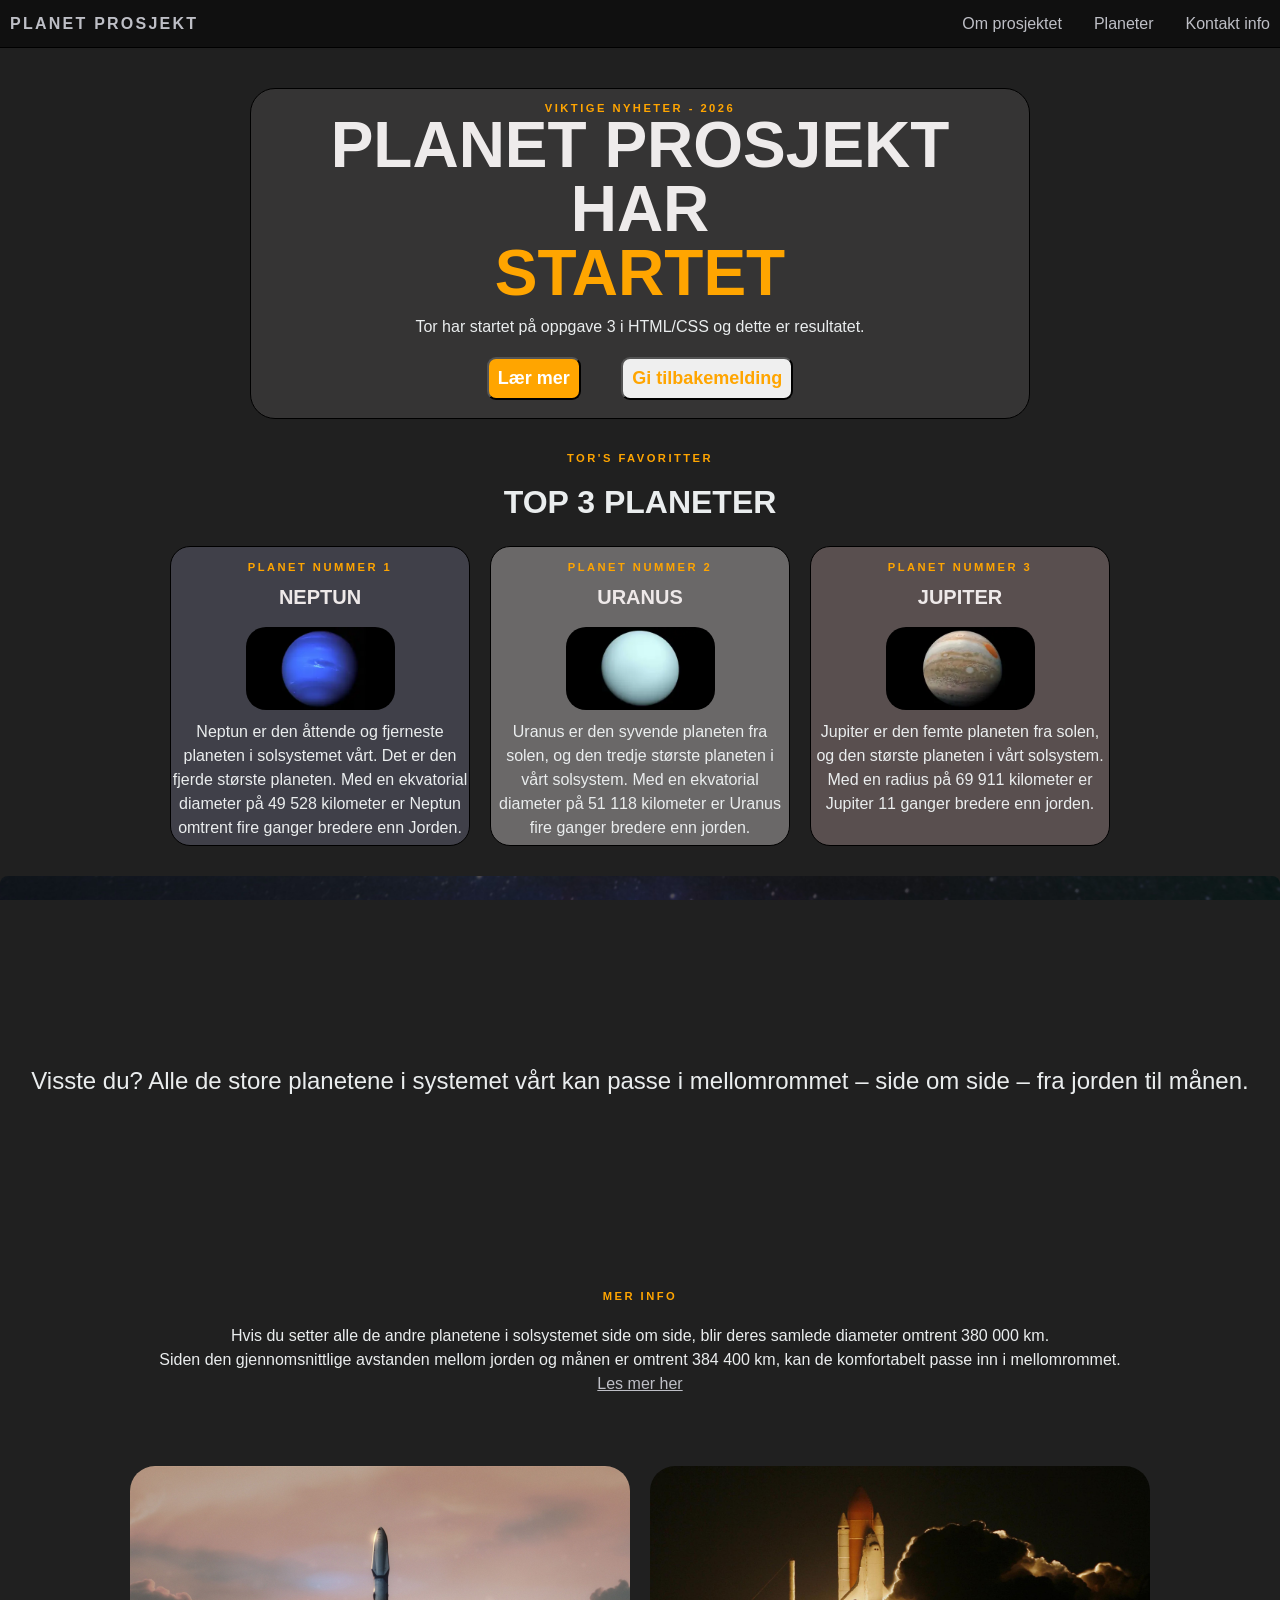
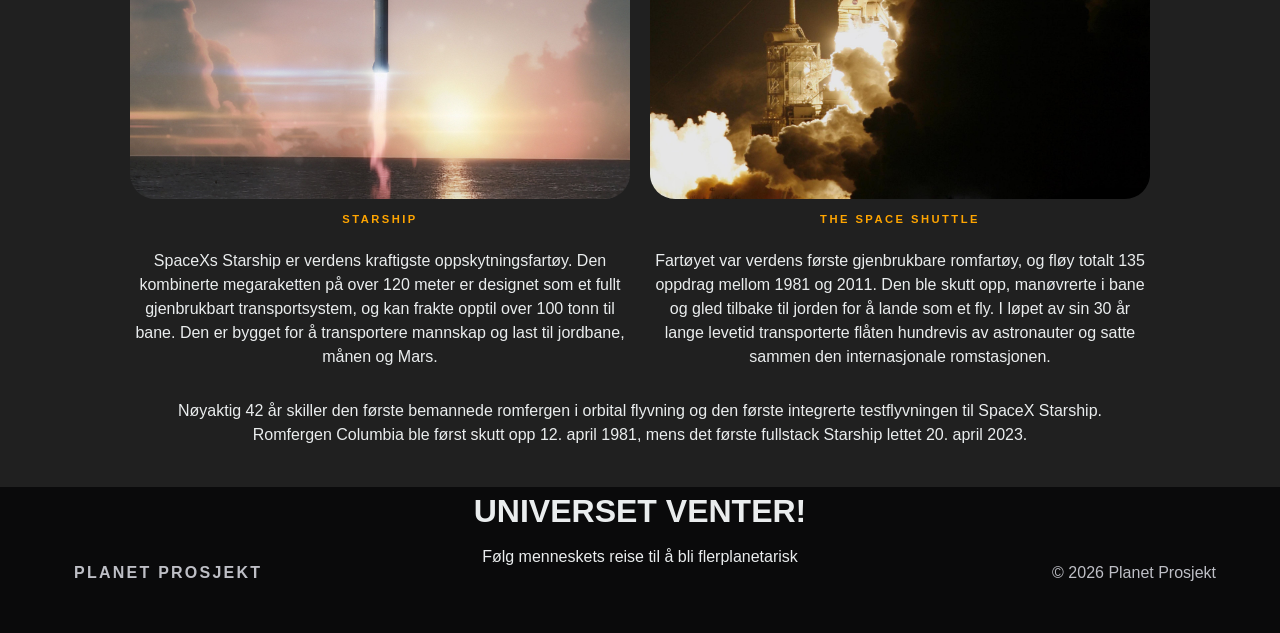
<file: index.html>
<!doctype html>
<html lang="en">
  <head>
    <meta charset="UTF-8" />
    <meta name="viewport" content="width=device-width, initial-scale=1.0" />
    <title>Planet Prosjekt</title>
    <link rel="stylesheet" href="style.css" />
  </head>
  <body>
    <!-- NAV -->
    <nav>
      <a class="logo" href="index.html">Planet prosjekt</a>

      <ul>
        <li><a href="about.html">Om prosjektet</a></li>
        <li><a href="planets.html">Planeter</a></li>
        <li><a href="contact.html">Kontakt info</a></li>
      </ul>
    </nav>

    <!-- MAIN -->

    <main>
      <section class="hero">
        <div class="hero-full-content">
          <p class="small-text">Viktige nyheter - 2026</p>
          <h1 class="hero big-text">
            Planet Prosjekt har <br /><span class="hero-span">startet</span>
          </h1>
          <p>Tor har startet på oppgave 3 i HTML/CSS og dette er resultatet.</p>
          <div>
            <button
              class="about-btn"
              onclick="window.location.href = 'about.html'"
            >
              Lær mer
            </button>
            <button
              class="contact-btn"
              onclick="window.location.href = 'contact.html'"
            >
              Gi tilbakemelding
            </button>
          </div>
        </div>
      </section>

      <!-- CARDS NO 1 -->
      <div class="card-title">
        <p class="small-text">Tor's favoritter</p>
        <h2>Top 3 planeter</h2>
      </div>
      <section class="cards">
        <div class="card-grid">
          <div class="card">
            <div class="planet-1">
              <p class="small-text">Planet nummer 1</p>
              <h3>Neptun</h3>

              <img
                src="images/Neptune.webp"
                alt="picture of Neptune"
                class="planets-pic"
              />
              <p>
                Neptun er den åttende og fjerneste planeten i solsystemet vårt.
                Det er den fjerde største planeten. Med en ekvatorial diameter
                på 49 528 kilometer er Neptun omtrent fire ganger bredere enn
                Jorden.
              </p>
            </div>
          </div>

          <div class="card">
            <div class="planet-2">
              <p class="small-text">Planet nummer 2</p>
              <h3>Uranus</h3>

              <img
                src="images/Uranus.webp"
                alt="picture of Uranus"
                class="planets-pic"
              />
              <p>
                Uranus er den syvende planeten fra solen, og den tredje største
                planeten i vårt solsystem. Med en ekvatorial diameter på 51 118
                kilometer er Uranus fire ganger bredere enn jorden.
              </p>
            </div>
          </div>

          <div class="card">
            <div class="planet-3">
              <p class="small-text">Planet nummer 3</p>
              <h3>Jupiter</h3>

              <img
                src="images/Jupiter.webp"
                alt="picture of Jupiter"
                class="planets-pic"
              />
              <p>
                Jupiter er den femte planeten fra solen, og den største planeten
                i vårt solsystem. Med en radius på 69 911 kilometer er Jupiter
                11 ganger bredere enn jorden.
              </p>
            </div>
          </div>
        </div>
      </section>

      <!-- SEPERATOR(?) -->

      <section class="planet-fact">
        <div>
          <div class="parallax-box">
            <p class="paralax-box-text">
              Visste du? Alle de store planetene i systemet vårt kan passe i
              mellomrommet – side om side – fra jorden til månen.
            </p>
          </div>
          <p class="small-text">mer info</p>
        </div>
        <div class="fact-description">
          <p>
            Hvis du setter alle de andre planetene i solsystemet side om side,
            blir deres samlede diameter omtrent 380 000 km. <br />Siden den
            gjennomsnittlige avstanden mellom jorden og månen er omtrent 384 400
            km, kan de komfortabelt passe inn i mellomrommet.
          </p>
          <a href="planets.html">Les mer her</a>
        </div>
      </section>

      <!-- CARDS 2 -->

      <section class="cards2">
        <div class="card">
          <div class="card">
            <div class="card-ship">
              <img
                src="images/starship.jpg"
                alt="A concept picture of Starship before it was built"
                class="card2-pic"
              />
              <p class="small-text">Starship</p>
              <p>
                SpaceXs Starship er verdens kraftigste oppskytningsfartøy. Den
                kombinerte megaraketten på over 120 meter er designet som et
                fullt gjenbrukbart transportsystem, og kan frakte opptil over
                100 tonn til bane. Den er bygget for å transportere mannskap og
                last til jordbane, månen og Mars.
              </p>
            </div>
          </div>
        </div>

        <div class="card">
          <div class="card">
            <div class="card-ship">
              <img
                src="images/space-shuttle.jpg"
                alt="Picture of the space shuttle launching from its launch pad"
                class="card2-pic"
              />
              <p class="small-text">The Space Shuttle</p>
              <p>
                Fartøyet var verdens første gjenbrukbare romfartøy, og fløy
                totalt 135 oppdrag mellom 1981 og 2011. Den ble skutt opp,
                manøvrerte i bane og gled tilbake til jorden for å lande som et
                fly. I løpet av sin 30 år lange levetid transporterte flåten
                hundrevis av astronauter og satte sammen den internasjonale
                romstasjonen.
              </p>
            </div>
          </div>
        </div>
      </section>
      <div class="bottom-p">
        <p>
          Nøyaktig 42 år skiller den første bemannede romfergen i orbital
          flyvning og den første integrerte testflyvningen til SpaceX
          Starship.<br />
          Romfergen Columbia ble først skutt opp 12. april 1981, mens det første
          fullstack Starship lettet 20. april 2023.
        </p>
      </div>
    </main>
    <!-- FOOTER -->

    <footer>
      <div class="footer">
        <div class="footer-top">
          <h2>Universet venter!</h2>
          <p>Følg menneskets reise til å bli flerplanetarisk</p>
        </div>
      </div>
      <div class="footer-bottom">
        <span class="logo">Planet Prosjekt</span>

        <span class="copy">&copy; 2026 Planet Prosjekt</span>
      </div>
    </footer>
  </body>
</html>
</file>
<file: style.css>
/*  CSS RESET  */

* {
  margin: 0;
  padding: 0;
  box-sizing: border-box;
}

/* GLOBAL */

body {
  background-color: rgba(3, 3, 3, 0.712);
  font-family: Arial, Helvetica, sans-serif;
  color: #222;
  line-height: 1.5;
  text-align: center;
}

h1 {
  font-size: 4em;
  font-weight: 900;
  line-height: 1;
  text-transform: uppercase;
  color: rgb(238, 235, 235);
  margin-bottom: 1.25rem;
}

h2 {
  font-size: 2em;
  font-weight: 900;
  text-transform: uppercase;
  color: rgb(234, 237, 238);
}

h3 {
  font-size: 1.25em;
  font-weight: 900;
  line-height: 1;
  text-transform: uppercase;
  color: rgb(238, 233, 233);
  margin-bottom: 1.25rem;
}

html {
  scroll-behavior: smooth;
}

p {
  color: rgb(234, 237, 238);
  margin-top: 10px;
}

main {
  background-color: rgb(32, 32, 32);
  padding-top: 20px;
}

a {
  color: rgb(190, 191, 198);
}

/* NAVBAR */

nav {
  display: flex;
  align-items: center;
  justify-content: space-between;
  height: 3em;
  background-color: rgba(10, 10, 11, 0.9);
  border-bottom: 1px solid black;
  color: rgb(190, 191, 198);
}

nav ul {
  display: flex;
  gap: 2em;
  list-style: none;
  margin: 0 0.625em;
}

.logo {
  font-weight: 900;
  font-size: 1em;
  letter-spacing: 0.14em;
  text-transform: uppercase;
  margin: 0 0.625em;
}

nav a {
  color: rgb(190, 191, 198);
  text-decoration: none;
}

nav a:visited {
  color: rgb(190, 191, 198);
}

/* HERO SECTION */

.hero-full-content {
  display: flex;
  flex-direction: column;
  align-items: center;
  max-width: 940px;
  margin: 20px 200px;
  border-radius: 25px;
  justify-content: center;
  color: rgb(219, 219, 219);
  background-color: rgba(75, 73, 73, 0.5);
  border: 1px solid black;
}

.hero {
  margin: 0 50px;
  display: flex;
  flex-direction: column;
  align-items: center;
}

.big-text {
  margin-top: -15px;
}

.small-text {
  margin-top: 1em;
  font-size: 0.7em;
  font-weight: 700;
  letter-spacing: 0.22em;
  text-transform: uppercase;
  color: orange;
  margin-bottom: 1em;
}

.hero-span {
  color: orange;
}

/* HERO BUTTONS */

.about-btn {
  padding: 0.5em;
  margin: 1em;
  font-family: Arial, Helvetica, sans-serif;
  font-size: large;
  background-color: orange;
  color: white;
  font-weight: bolder;
  border-radius: 0.5em;
}

.contact-btn {
  padding: 0.5em;
  margin: 1em;
  font-family: Arial, Helvetica, sans-serif;
  font-size: large;
  color: orange;
  font-weight: bolder;
  border-radius: 0.5em;
}
/*  CARDS 1 */
.cards {
  padding: 0 1.75em;
  align-items: center;
}

.card-grid {
  margin-top: 20px;
  display: flex;
  flex-direction: row;
  align-items: center;
  justify-content: center;
  gap: 20px;
}

.planet-1 {
  border: 1px solid black;
  border-radius: 20px;
  background-color: rgba(96, 96, 114, 0.5);
  width: 300px;
  height: 300px;
}

.planet-2 {
  border: 1px solid black;
  border-radius: 20px;
  background-color: rgba(179, 175, 175, 0.5);
  width: 300px;
  height: 300px;
}

.planet-3 {
  border: 1px solid black;
  border-radius: 20px;
  background-color: rgba(145, 126, 126, 0.5);
  width: 300px;
  height: 300px;
}

.planets-pic {
  width: 50%;
  display: block;
  flex-direction: column;
  margin: 0 auto;
  border-radius: 20px;
}

/* PARALLAX BOX */

.parallax-box {
  margin-top: 30px;
  height: 400px;
  border-radius: 8px;
  display: flex;
  justify-content: center;
  align-items: center;
  color: white;
  font-size: 24px;
  background-image: url("images/space.jpg");
  background-size: cover;
  background-position: center;
  background-attachment: fixed;
  position: relative;
}

.parallax-box-text {
  position: absolute;
  top: 20px;
  left: 20px;
  color: rgb(231, 226, 226);
  font-size: 2rem;
  font-weight: bold;
}

.fact-description {
  margin: 20px;
  border-radius: 25px;
  text-decoration: none;
  color: rgb(190, 191, 198);
}

/* CARDS 2 */

.cards2 {
  display: flex;
  flex-direction: row;
  justify-content: center;
  align-items: center;
  text-align: center;
  padding-bottom: 20px;
  gap: 20px;
}

.card2-pic {
  margin-top: 50px;
  width: 500px;
  border-radius: 25px;
  height: 333px;
}

.card-ship {
  display: flex;
  flex-direction: column;
  border-radius: 25px;
  width: 500px;
}

.bottom-p {
  padding-bottom: 40px;
}

/* FOOTER */

.footer {
  height: 100px;
  display: flex;
  flex-direction: column;
  text-align: center;
  align-items: center;
  justify-content: space-between;
  background-color: rgb(10, 10, 11);
  color: rgb(190, 191, 198);
  text-align: center;
  text-decoration: none;
  margin-bottom: -50px;
}

.footer-bottom {
  display: flex;
  justify-content: space-between;
  flex-wrap: wrap;
  gap: 1rem;
  padding: 1.5rem 4rem;
  display: flex;

  justify-content: space-between;
  height: 6em;
  background-color: rgb(10, 10, 11);
  color: rgb(190, 191, 198);
}
</file>
